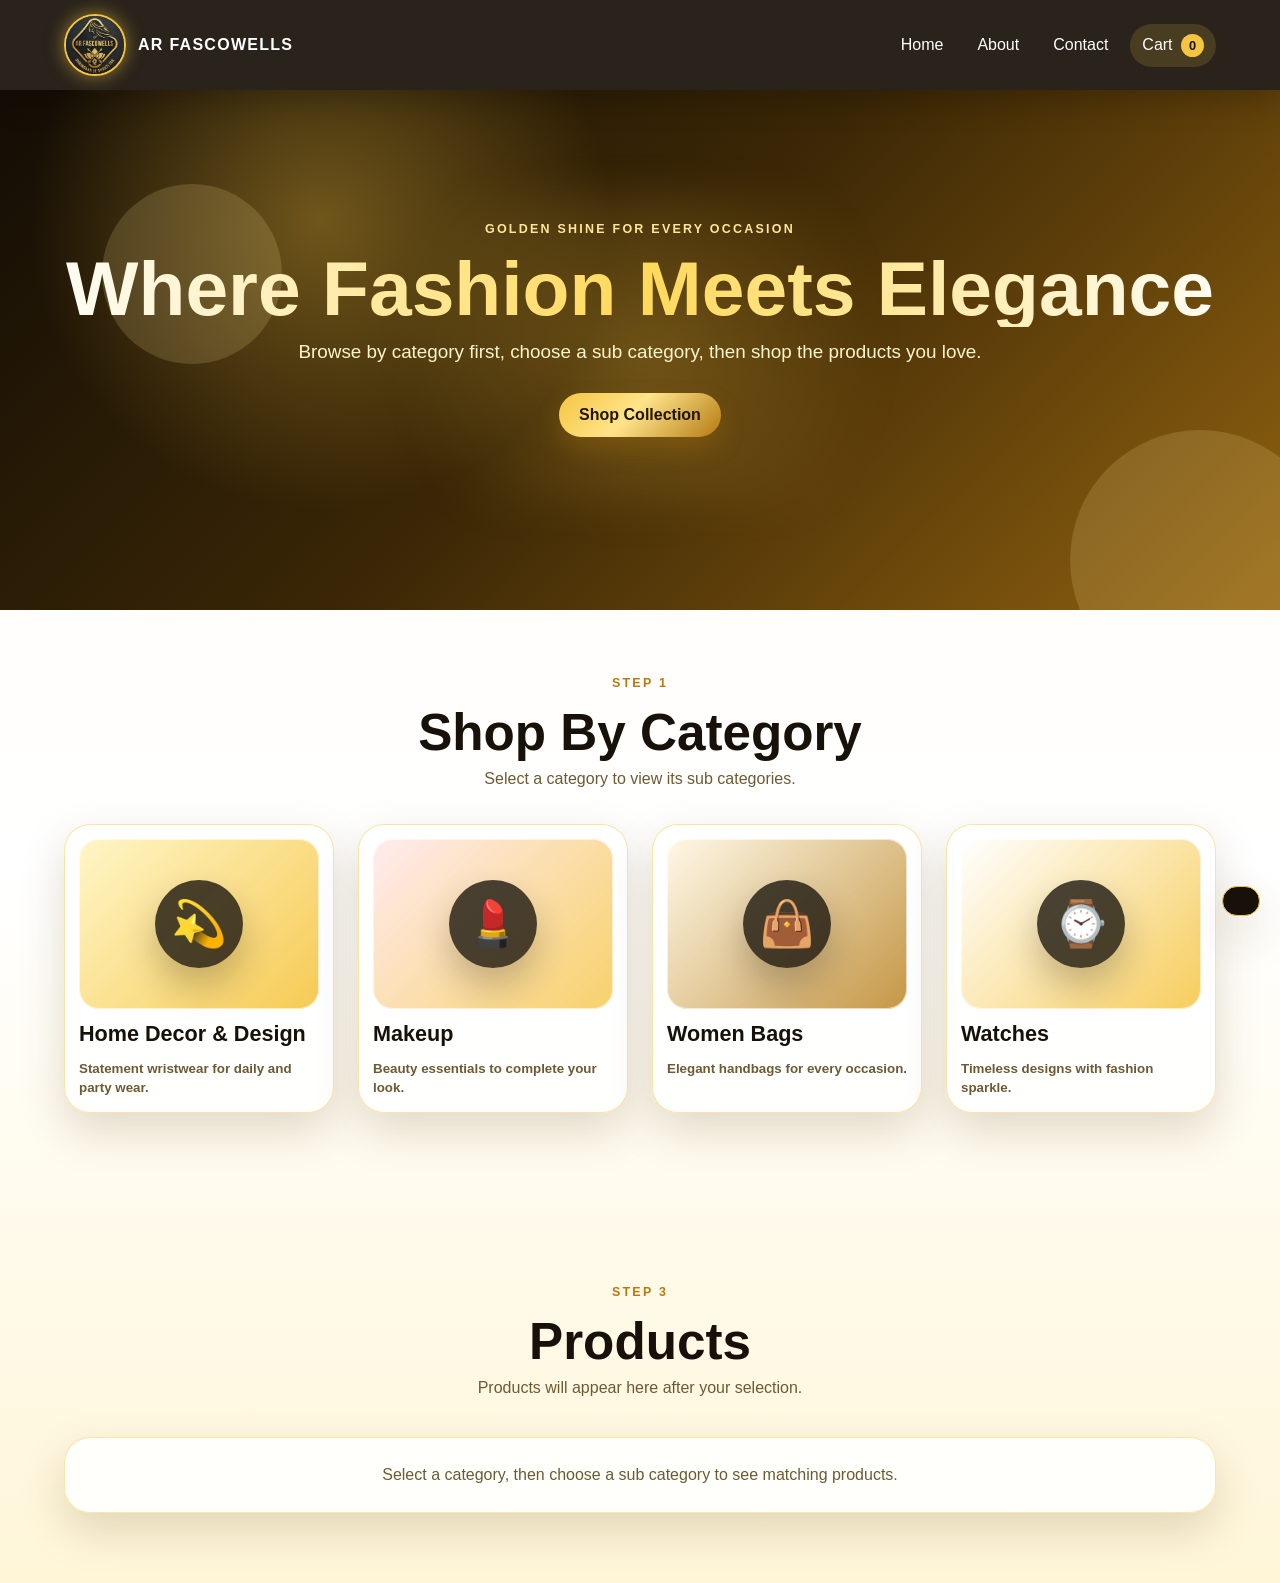
<file: index.html>
<!DOCTYPE html>
<html lang="en">
<head>
  <meta charset="UTF-8">
  <meta name="viewport" content="width=device-width, initial-scale=1">
  <title>AR FASCOWELLS | Golden Fashion Accessories</title>
  <link rel="stylesheet" href="style.css">
</head>
<body>
  <header class="site-header">
    <a class="brand" href="index.html" aria-label="AR FASCOWELLS Home">
      <img src="logo.jpg" class="logo" alt="AR FASCOWELLS logo">
      <span>AR FASCOWELLS</span>
    </a>
    <nav class="main-nav" aria-label="Main navigation">
      <a href="index.html">Home</a>
      <a href="about.html">About</a>
      <a href="contact.html">Contact</a>
      <a class="cart-link" href="cart.html">Cart <span id="cartCount">0</span></a>
    </nav>
  </header>

  <main>
    <section class="hero">
      <div class="hero-glow"></div>
      <p class="eyebrow">Golden shine for every occasion</p>
      <h1>Where Fashion Meets Elegance</h1>
      <p class="hero-copy">Browse by category first, choose a sub category, then shop the products you love.</p>
      <a class="hero-btn" href="#shopCategories">Shop Collection</a>
    </section>

    <section id="shopCategories" class="section-heading">
      <p class="eyebrow">Step 1</p>
      <h2>Shop By Category</h2>
      <p class="section-copy">Select a category to view its sub categories.</p>
    </section>

    <section id="categoryGrid" class="category-grid" aria-label="Product categories"></section>

    <section id="subcategorySection" class="section-heading" hidden>
      <p class="eyebrow">Step 2</p>
      <h2 id="subcategoryTitle">Sub Categories</h2>
      <p class="section-copy">Choose one sub category to see products.</p>
    </section>

    <section id="subcategoryGrid" class="subcategory-grid" aria-label="Product sub categories"></section>

    <section id="productsHeading" class="section-heading">
      <p id="productsEyebrow" class="eyebrow">Step 3</p>
      <h2 id="productsTitle">Products</h2>
      <p id="productsIntro" class="section-copy">Products will appear here after your selection.</p>
    </section>

    <section id="products" class="grid" aria-live="polite"></section>
  </main>

  <div id="toast" class="toast" role="status" aria-live="polite"></div>
  <script src="script.js"></script>
</body>
</html>
</file>
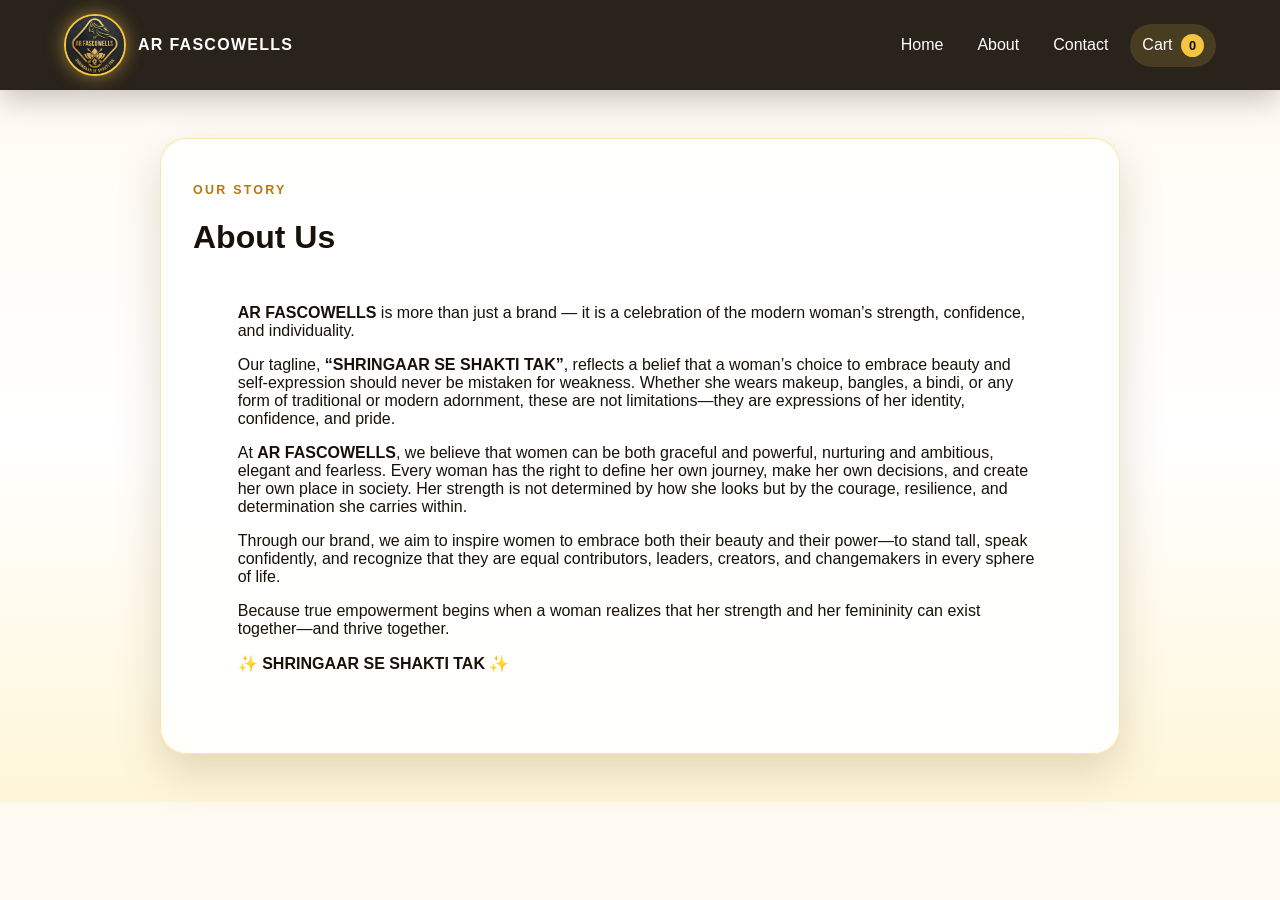
<file: about.html>
<!DOCTYPE html>
<html lang="en">
<head>  

  <meta charset="UTF-8">
  <meta name="viewport" content="width=device-width, initial-scale=1">
  <title>About | AR FASCOWELLS</title>
  <link rel="stylesheet" href="style.css">
</head>
<body>
  <header class="site-header">
    <a class="brand" href="index.html" aria-label="AR FASCOWELLS Home">
      <img src="logo.jpg" class="logo" alt="AR FASCOWELLS logo">
      <span>AR FASCOWELLS</span>
    </a>
    <nav class="main-nav" aria-label="Main navigation">
      <a href="index.html">Home</a>
      <a href="about.html">About</a>
      <a href="contact.html">Contact</a>
      <a class="cart-link" href="cart.html">Cart <span id="cartCount">0</span></a>
    </nav>
  </header>

  <main class="container content-card">
    <p class="eyebrow">Our story</p>
    <h1>About Us</h1>
    <section class="about-brand">
      <div class="container">

  
          <p>
              <strong>AR FASCOWELLS</strong> is more than just a brand — it is a celebration
              of the modern woman’s strength, confidence, and individuality.
          </p>
  
          <p>
              Our tagline, <strong>“SHRINGAAR SE SHAKTI TAK”</strong>, reflects a belief that a
              woman’s choice to embrace beauty and self-expression should never be mistaken
              for weakness. Whether she wears makeup, bangles, a bindi, or any form of
              traditional or modern adornment, these are not limitations—they are
              expressions of her identity, confidence, and pride.
          </p>
  
          <p>
              At <strong>AR FASCOWELLS</strong>, we believe that women can be both graceful
              and powerful, nurturing and ambitious, elegant and fearless. Every woman has
              the right to define her own journey, make her own decisions, and create her
              own place in society. Her strength is not determined by how she looks but by
              the courage, resilience, and determination she carries within.
          </p>
  
          <p>
              Through our brand, we aim to inspire women to embrace both their beauty and
              their power—to stand tall, speak confidently, and recognize that they are
              equal contributors, leaders, creators, and changemakers in every sphere of
              life.
          </p>
  
          <p>
              Because true empowerment begins when a woman realizes that her strength and
              her femininity can exist together—and thrive together.
          </p>
  
          <div class="tagline">
              ✨ <strong>SHRINGAAR SE SHAKTI TAK</strong> ✨
          </div>
      </div>
  </section>  </main>

  <script src="script.js"></script>
</body>
</html>
</file>
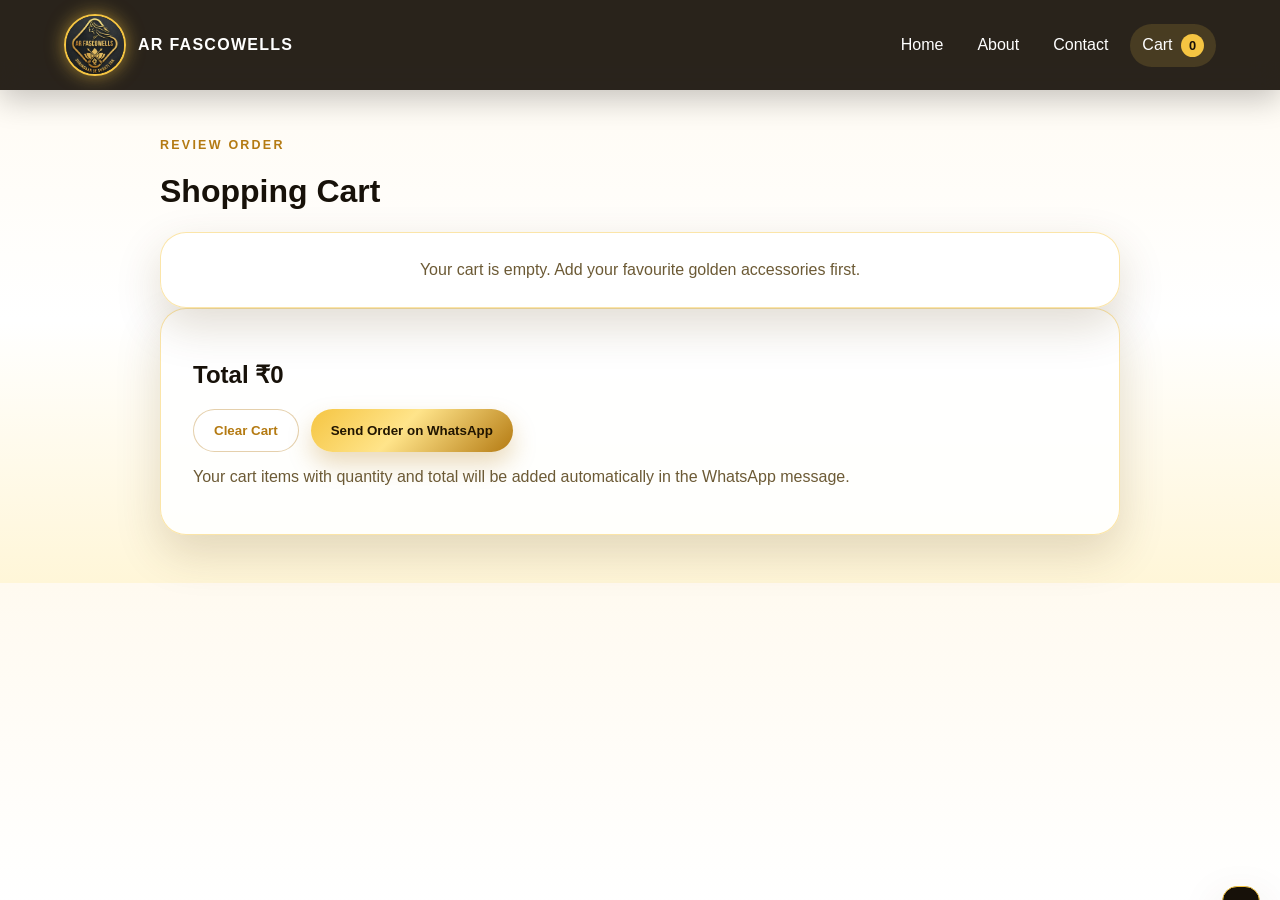
<file: cart.html>
<!DOCTYPE html>
<html lang="en">
<head>
  
  <meta charset="UTF-8">
  <meta name="viewport" content="width=device-width, initial-scale=1">
  <title>Your Cart | AR FASCOWELLS</title>
  <link rel="stylesheet" href="style.css">
</head>
<body>
  <header class="site-header">
    <a class="brand" href="index.html" aria-label="AR FASCOWELLS Home">
      <img src="logo.jpg" class="logo" alt="AR FASCOWELLS logo">
      <span>AR FASCOWELLS</span>
    </a>
    <nav class="main-nav" aria-label="Main navigation">
      <a href="index.html">Home</a>
      <a href="about.html">About</a>
      <a href="contact.html">Contact</a>
      <a class="cart-link" href="cart.html">Cart <span id="cartCount">0</span></a>
    </nav>
  </header>

  <main class="container cart-page">
    <p class="eyebrow">Review order</p>
    <h1>Shopping Cart</h1>
    <div id="cart" class="cart-list"></div>
    <div class="cart-summary">
      <h2 id="total">Total ₹0</h2>
      <div class="cart-actions">
        <button id="clearCart" class="secondary-btn" type="button">Clear Cart</button>
        <button id="whatsappOrder" type="button">Send Order on WhatsApp</button>
      </div>
      <p class="small-note">Your cart items with quantity and total will be added automatically in the WhatsApp message.</p>
    </div>
  </main>

  <div id="toast" class="toast" role="status" aria-live="polite"></div>
  <script src="script.js"></script>
</body>
</html>
</file>
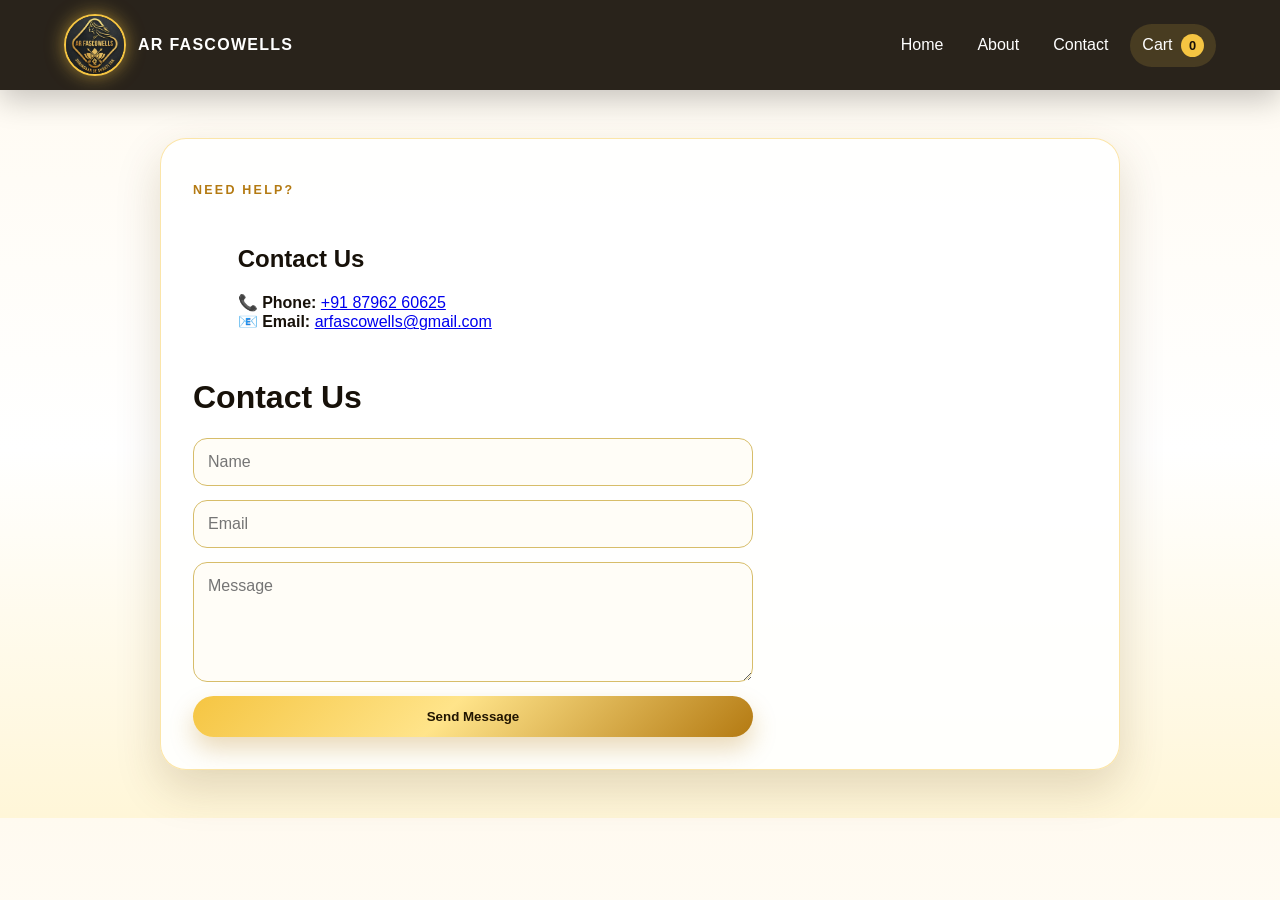
<file: contact.html>
<!DOCTYPE html>
<html lang="en">
<head>
  
  <meta charset="UTF-8">
  <meta name="viewport" content="width=device-width, initial-scale=1">
  <title>Contact | AR FASCOWELLS</title>
  <link rel="stylesheet" href="style.css">
</head>
<body>
  <header class="site-header">
    <a class="brand" href="index.html" aria-label="AR FASCOWELLS Home">
      <img src="logo.jpg" class="logo" alt="AR FASCOWELLS logo">
      <span>AR FASCOWELLS</span>
    </a>
    <nav class="main-nav" aria-label="Main navigation">
      <a href="index.html">Home</a>
      <a href="about.html">About</a>
      <a href="contact.html">Contact</a>
      <a class="cart-link" href="cart.html">Cart <span id="cartCount">0</span></a>
    </nav>
  </header>

  <main class="container content-card">

    
    <p class="eyebrow">Need help?</p>


    <section class="contact-info">
      <div class="container">
          <h2>Contact Us</h2>
  
          <div class="contact-item">
              <strong>📞 Phone:</strong>
              <a href="tel:+918796260625">+91 87962 60625</a>
          </div>
  
          <div class="contact-item">
              <strong>📧 Email:</strong>
              <a href="mailto:arfascowells@gmail.com">arfascowells@gmail.com</a>
          </div>
      </div>
  </section>
    <h1>Contact Us</h1>
    <form class="form">
      <input placeholder="Name" aria-label="Name">
      <input type="email" placeholder="Email" aria-label="Email">
      <textarea placeholder="Message" aria-label="Message"></textarea>
      <button type="submit">Send Message</button>
    </form>
  </main>

  <script src="script.js"></script>
</body>
</html>
</file>
<file: style.css>
:root{
  --gold:#f5c542;
  --deep-gold:#b47a12;
  --dark:#171109;
  --cream:#fff8e6;
  --white:#fff;
  --muted:#6c5a35;
  --shadow:0 18px 45px rgba(91,62,9,.18);
}

*{box-sizing:border-box}
html{scroll-behavior:smooth}
body{margin:0;font-family:Arial,Helvetica,sans-serif;background:linear-gradient(180deg,#fffaf0 0%,#fff 55%,#fff6d8 100%);color:var(--dark)}
.site-header{display:flex;justify-content:space-between;align-items:center;gap:20px;padding:14px 5%;background:rgba(23,17,9,.92);color:#fff;position:sticky;top:0;z-index:10;backdrop-filter:blur(12px);box-shadow:0 10px 30px rgba(0,0,0,.22)}
.brand{display:flex;align-items:center;gap:12px;color:#fff;text-decoration:none;font-weight:800;letter-spacing:.08em}.logo{height:62px;width:62px;object-fit:cover;border-radius:50%;border:2px solid var(--gold);box-shadow:0 0 18px rgba(245,197,66,.55)}
.main-nav{display:flex;align-items:center;gap:10px;flex-wrap:wrap}.main-nav a{color:#fff;text-decoration:none;padding:10px 12px;border-radius:999px;transition:.25s ease}.main-nav a:hover,.cart-link{background:rgba(245,197,66,.15);color:#ffe69a}.cart-link span{display:inline-flex;align-items:center;justify-content:center;min-width:23px;height:23px;margin-left:4px;border-radius:50%;background:var(--gold);color:var(--dark);font-size:.8rem;font-weight:800}
.hero{position:relative;overflow:hidden;min-height:520px;padding:120px 20px;text-align:center;background:radial-gradient(circle at 25% 25%,rgba(245,197,66,.35),transparent 28%),linear-gradient(135deg,#130d05 0%,#3b2706 48%,#91620f 100%);color:#fff}.hero:before,.hero:after{content:"";position:absolute;border-radius:50%;background:rgba(255,230,154,.16);animation:float 7s ease-in-out infinite}.hero:before{width:180px;height:180px;left:8%;top:18%}.hero:after{width:260px;height:260px;right:-50px;bottom:-80px;animation-delay:1.5s}.hero-glow{position:absolute;inset:20%;background:radial-gradient(circle,rgba(245,197,66,.28),transparent 58%);filter:blur(20px);animation:pulse 4s ease-in-out infinite}.hero>*:not(.hero-glow){position:relative}.eyebrow{text-transform:uppercase;letter-spacing:.18em;color:var(--deep-gold);font-weight:800;font-size:.78rem}.hero .eyebrow{color:#ffe69a}.hero h1{font-size:clamp(2.4rem,6vw,5.5rem);line-height:1;margin:14px 0;background:linear-gradient(90deg,#fff,#ffd95a,#fff);-webkit-background-clip:text;background-clip:text;color:transparent}.hero-copy{max-width:720px;margin:0 auto 30px;font-size:1.18rem;color:#fff4cc}.hero-btn,button{display:inline-flex;align-items:center;justify-content:center;gap:8px;background:linear-gradient(135deg,var(--gold),#ffe48a 45%,var(--deep-gold));color:#211500;border:none;padding:13px 20px;border-radius:999px;cursor:pointer;font-weight:800;text-decoration:none;box-shadow:0 12px 25px rgba(180,122,18,.28);transition:transform .2s ease,box-shadow .2s ease}.hero-btn:hover,button:hover{transform:translateY(-3px);box-shadow:0 18px 32px rgba(180,122,18,.38)}
.section-heading{text-align:center;padding:54px 20px 10px}.section-heading h2{font-size:clamp(2rem,4vw,3.3rem);margin:8px 0}.grid{display:grid;grid-template-columns:repeat(auto-fit,minmax(230px,1fr));gap:24px;padding:30px 5% 70px}.card{position:relative;overflow:hidden;background:rgba(255,255,255,.88);border:1px solid rgba(245,197,66,.45);border-radius:24px;padding:24px;box-shadow:var(--shadow);animation:rise .55s ease both;transition:transform .25s ease,box-shadow .25s ease}.card:hover{transform:translateY(-8px);box-shadow:0 24px 55px rgba(91,62,9,.24)}.card:before{content:"";position:absolute;inset:0 0 auto;height:6px;background:linear-gradient(90deg,var(--deep-gold),var(--gold),#fff0aa)}.product-icon{width:68px;height:68px;border-radius:22px;display:grid;place-items:center;background:linear-gradient(135deg,#fff3bf,#f5c542);font-size:2rem;margin-bottom:16px}.price{color:var(--deep-gold);font-size:1.45rem;font-weight:900}.qty-controls{display:flex;align-items:center;gap:10px;margin-top:12px}.qty-controls button{width:36px;height:36px;padding:0}.qty{font-weight:900;min-width:26px;text-align:center}.container{width:min(960px,90%);margin:48px auto}.content-card,.cart-summary{background:rgba(255,255,255,.9);border:1px solid rgba(245,197,66,.45);border-radius:26px;padding:32px;box-shadow:var(--shadow)}.form{display:flex;flex-direction:column;gap:14px;max-width:560px}input,textarea{padding:14px;border:1px solid #d7bd6a;border-radius:14px;background:#fffdf7;font:inherit}textarea{min-height:120px}.cart-list{display:grid;gap:16px}.cart-item{display:flex;align-items:center;justify-content:space-between;gap:18px;flex-wrap:wrap}.cart-actions{display:flex;gap:12px;flex-wrap:wrap}.secondary-btn{background:#fff;color:var(--deep-gold);border:1px solid rgba(180,122,18,.35);box-shadow:none}.small-note{color:var(--muted)}.empty-cart{text-align:center;padding:28px;color:var(--muted)}.toast{position:fixed;right:20px;bottom:20px;transform:translateY(120%);background:#171109;color:#ffe69a;border:1px solid var(--gold);border-radius:16px;padding:14px 18px;box-shadow:var(--shadow);transition:transform .25s ease;z-index:20}.toast.show{transform:translateY(0)}
@keyframes rise{from{opacity:0;transform:translateY(25px)}to{opacity:1;transform:translateY(0)}}@keyframes float{50%{transform:translateY(-22px) scale(1.05)}}@keyframes pulse{50%{opacity:.55;transform:scale(1.08)}}
@media (max-width:700px){.site-header{align-items:flex-start;flex-direction:column}.main-nav{width:100%;justify-content:center}.brand{width:100%;justify-content:center}.hero{min-height:430px;padding:82px 18px}.cart-item{align-items:flex-start;flex-direction:column}}
.section-copy{max-width:620px;margin:0 auto;color:var(--muted);font-size:1rem}.category-grid,.subcategory-grid{display:grid;grid-template-columns:repeat(auto-fit,minmax(230px,1fr));gap:24px;padding:26px 5% 40px}.category-card,.subcategory-card{position:relative;overflow:hidden;align-items:stretch;justify-content:flex-start;text-align:left;display:flex;flex-direction:column;gap:12px;min-height:100%;border:1px solid rgba(245,197,66,.48);border-radius:26px;background:rgba(255,255,255,.9);color:var(--dark);box-shadow:var(--shadow);animation:rise .55s ease both}.category-card{padding:14px}.subcategory-card{padding:24px}.category-card:hover,.category-card.active,.subcategory-card:hover,.subcategory-card.active{transform:translateY(-8px);box-shadow:0 24px 55px rgba(91,62,9,.24);border-color:var(--deep-gold)}.category-card.active,.subcategory-card.active{outline:3px solid rgba(245,197,66,.35)}.category-image{min-height:170px;border-radius:20px;display:grid;place-items:center;box-shadow:inset 0 0 0 1px rgba(255,255,255,.6)}.category-image span{display:grid;place-items:center;width:88px;height:88px;border-radius:50%;background:rgba(23,17,9,.78);color:#ffe69a;font-size:2.8rem;box-shadow:0 18px 35px rgba(23,17,9,.24)}.category-name{font-size:1.35rem;font-weight:900}.category-tagline,.subcategory-card span{color:var(--muted);line-height:1.45}.subcategory-card strong{font-size:1.2rem}.product-empty{grid-column:1/-1}
.product-card{display:flex;flex-direction:column}.product-card .price{margin-top:auto}.product-details{margin:18px 0;padding-top:14px;border-top:1px solid rgba(180,122,18,.18)}.detail-tabs{display:flex;gap:8px;overflow-x:auto;padding-bottom:10px}.detail-tab{white-space:nowrap;padding:9px 13px;border:1px solid rgba(23,17,9,.12);border-radius:12px;background:#fffaf0;color:#4a4030;font-weight:700}.detail-tab.active{background:#171109;color:#ffe69a;border-color:#171109}.detail-section{padding:12px 0;border-bottom:1px solid rgba(23,17,9,.1)}.detail-section h4{margin:0 0 8px;font-size:1rem}.detail-section p{margin:0;color:#3a3329;line-height:1.45}.model-name{font-weight:600}.spec-grid{display:grid;grid-template-columns:repeat(2,minmax(0,1fr));gap:0 22px;margin:12px 0 0}.spec-item{padding:10px 0;border-bottom:1px solid rgba(23,17,9,.1);min-width:0}.spec-item dt{color:#7d746b;font-size:.9rem}.spec-item dd{margin:3px 0 0;color:#2f2a24;font-weight:700;word-break:break-word}@media (max-width:520px){.spec-grid{grid-template-columns:1fr}.detail-tab{font-size:.9rem}}
.product-slider{position:relative;overflow:hidden;width:100%;aspect-ratio:1/1;border-radius:20px;background:linear-gradient(135deg,#fff8e6,#f5c542);box-shadow:inset 0 0 0 1px rgba(180,122,18,.18);margin-bottom:16px}.product-slider img{width:100%;height:100%;object-fit:cover;display:block}.slider-btn{position:absolute;top:50%;transform:translateY(-50%);width:38px;height:38px;padding:0;border-radius:50%;background:rgba(23,17,9,.78);color:#ffe69a;box-shadow:0 10px 22px rgba(0,0,0,.2);font-size:1.55rem;line-height:1}.slider-btn:hover{transform:translateY(-50%) scale(1.06)}.slider-btn.prev{left:10px}.slider-btn.next{right:10px}.slider-dots{position:absolute;left:0;right:0;bottom:10px;display:flex;justify-content:center;gap:7px}.slider-dot{width:10px;height:10px;min-width:10px;padding:0;border-radius:50%;background:rgba(255,255,255,.82);box-shadow:0 2px 8px rgba(0,0,0,.22)}.slider-dot.active{background:var(--gold);outline:2px solid rgba(23,17,9,.62)}.product-image-fallback{width:100%;height:auto;aspect-ratio:1/1;margin-bottom:16px}@media (max-width:520px){.slider-btn{width:34px;height:34px;font-size:1.35rem}.product-slider{border-radius:16px}}
</file>
